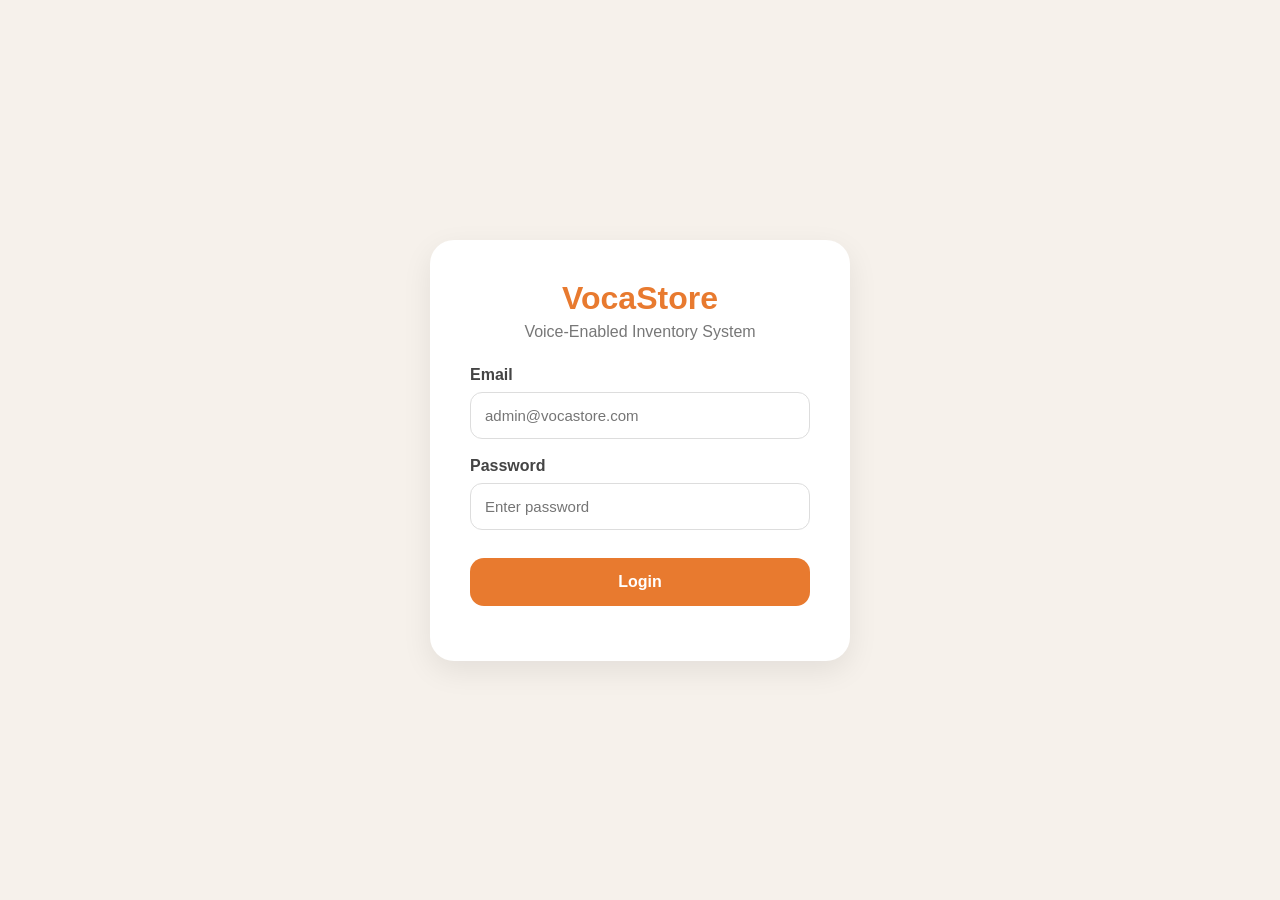
<file: templates/login.html>
<!DOCTYPE html>
<html>
<head>
<meta charset="UTF-8">
<meta name="viewport" content="width=device-width, initial-scale=1.0">

<title>VocaStore Login</title>

<style>

*{
    margin:0;
    padding:0;
    box-sizing:border-box;
    font-family:Segoe UI,sans-serif;
}

body{
    background:#f6f1eb;
    min-height:100vh;
    display:flex;
    justify-content:center;
    align-items:center;
}

.login-card{

    width:min(420px, 92vw);

    background:white;

    border-radius:24px;

    padding:40px;

    box-shadow:
    0 10px 30px rgba(0,0,0,.08);

}

.logo{

    text-align:center;
    margin-bottom:25px;

}

.logo h1{

    color:#e87a2f;
    font-size:2rem;

}

.logo p{

    color:#777;
    margin-top:6px;

}

.input-group{

    margin-bottom:18px;

}

.input-group label{

    display:block;
    margin-bottom:8px;

    color:#444;
    font-weight:600;

}

.input-group input{

    width:100%;

    padding:14px;

    border:1px solid #ddd;

    border-radius:12px;

    font-size:15px;

}

.input-group input:focus{

    outline:none;

    border-color:#e87a2f;

}

.login-btn{

    width:100%;

    background:#e87a2f;

    color:white;

    border:none;

    padding:15px;

    border-radius:14px;

    cursor:pointer;

    font-size:16px;

    font-weight:700;

    margin-top:10px;

}

.login-btn:hover{

    opacity:.92;

}

#errorMsg{

    color:red;
    text-align:center;
    margin-top:15px;

}

</style>

</head>

<body>

<div class="login-card">

    <div class="logo">

        <h1>VocaStore</h1>

        <p>Voice-Enabled Inventory System</p>

    </div>

    <div class="input-group">

        <label>Email</label>

        <input
            type="email"
            id="email"
            placeholder="admin@vocastore.com"
        >

    </div>

    <div class="input-group">

        <label>Password</label>

        <input
            type="password"
            id="password"
            placeholder="Enter password"
        >

    </div>

    <button
        class="login-btn"
        onclick="login()"
    >
        Login
    </button>

    <div id="errorMsg"></div>

</div>

<script>

async function login(){

    const email =
        document.getElementById("email").value;

    const password =
        document.getElementById("password").value;

    const res = await fetch(
        "/api/login",
        {
            method:"POST",
            headers:{
                "Content-Type":"application/json"
            },
            body:JSON.stringify({
                email,
                password
            })
        }
    );

    const data = await res.json();

    if(data.success){

        window.location.href="/";

    }else{

        document.getElementById(
            "errorMsg"
        ).innerText = data.message;

    }

}

</script>

</body>
</html>
</file>
